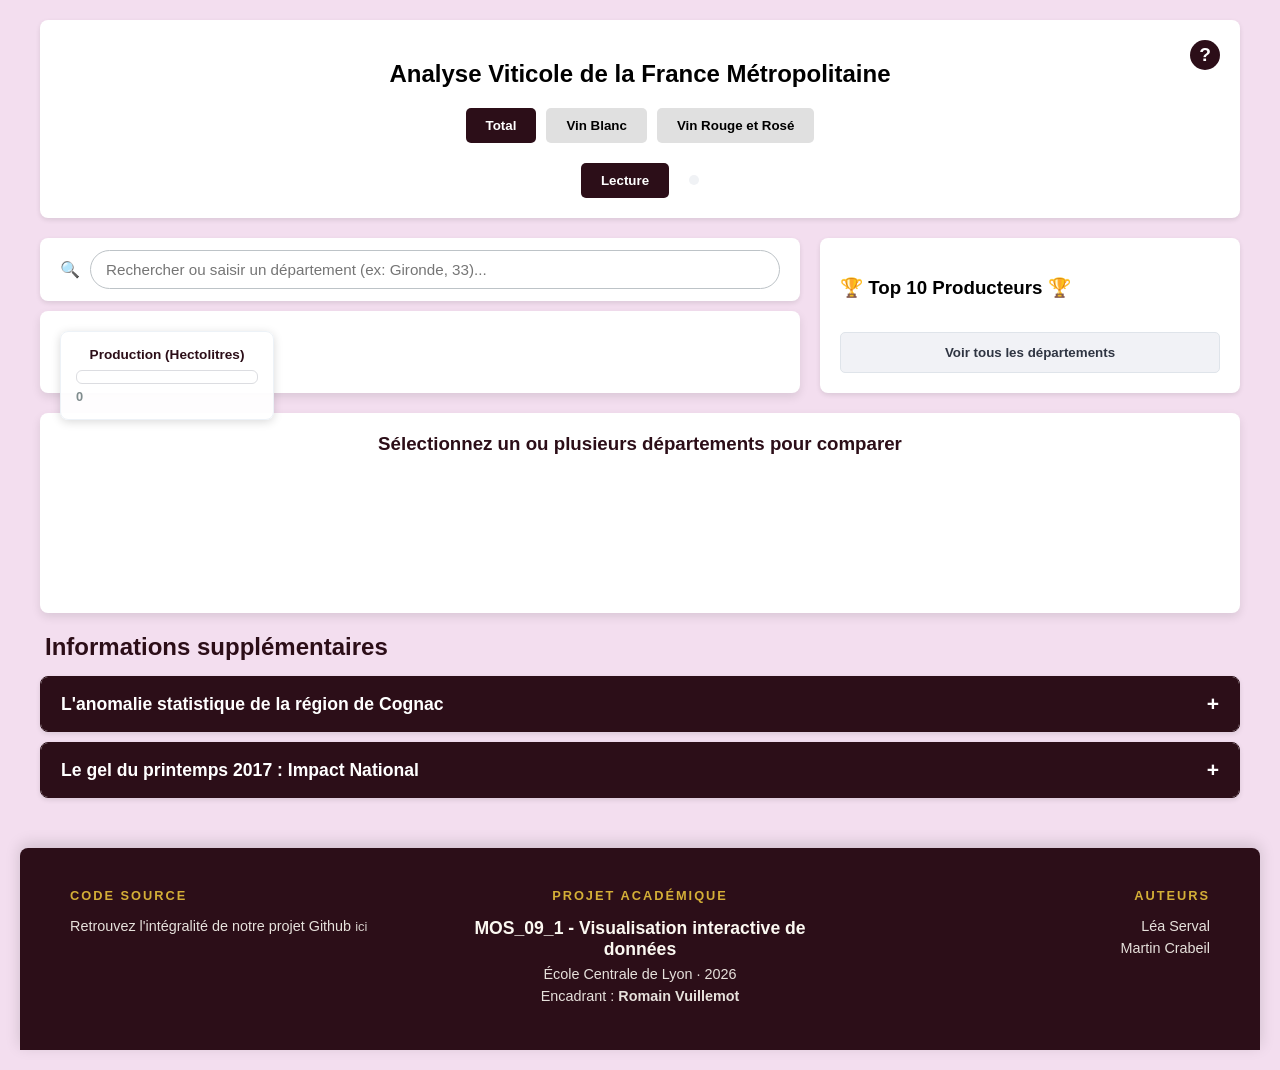
<file: index.html>
<!DOCTYPE html>
<html lang="fr">
<head>
    <meta charset="utf-8">
    <title>Analyse Viticole Interactive</title>
    <script src="https://d3js.org/d3.v7.min.js"></script>
    <style>
        body { font-family: 'Open Sans', sans-serif; background-color: #edcde7a8; display: flex; flex-direction: column; align-items: center; padding: 20px; margin: 0; }
        #dashboard { max-width: 1200px; width: 100%; }
        
        #controls { background: white; padding: 20px; border-radius: 8px; box-shadow: 0 2px 5px rgba(0,0,0,0.1); margin-bottom: 20px; text-align: center; position: relative; }
        
        .info-container { position: absolute; top: 20px; right: 20px; z-index: 1000; }
        .info-btn { width: 30px; height: 30px; background-color: #2c0e18; color: white; border-radius: 50%; display: flex; align-items: center; justify-content: center; font-weight: bold; font-size: 1.2em; cursor: pointer; border: none; transition: background-color 0.2s; outline: none; }
        .info-btn:hover { background-color: #2c0e18; }
        
        .info-content { visibility: hidden; opacity: 0; position: absolute; top: 45px; right: 0; width: 300px; background: rgba(255, 255, 255, 0.98); color: #2f3542; padding: 15px; border-radius: 8px; box-shadow: 0 4px 15px rgba(0,0,0,0.2); font-size: 0.9em; text-align: left; transition: all 0.3s ease; border: 1px solid #edf2f7; }
        .info-content.show { visibility: visible; opacity: 1; top: 40px; }

        .btn-group { margin-bottom: 20px; display: flex; justify-content: center; gap: 10px; }
        .type-btn, #play-btn { padding: 10px 20px; border: none; border-radius: 5px; cursor: pointer; font-weight: bold; transition: all 0.2s; }
        .type-btn { background-color: #e0e0e0; }
        .type-btn.active { background-color: #2c0e18; color: white; }
        
        #play-btn { background-color: #2c0e18; color: white; margin-right: 20px; }
        #play-btn.playing { background-color: #e67e22; }

        .timeline-wrapper { display: inline-flex; align-items: center; background: #f0f2f5; padding: 5px; border-radius: 30px; }
        .year-tick { padding: 8px 16px; border-radius: 20px; cursor: pointer; font-size: 0.9em; font-weight: bold; color: #7f8c8d; transition: all 0.3s; }
        .year-tick:hover { background: #dfe4ea; color: #2c0e18; }
        .year-tick.active { background: #2c0e18; color: white; box-shadow: 0 2px 5px rgba(231, 76, 60, 0.4); }

        .main-content { display: flex; gap: 20px; justify-content: center; margin-bottom: 20px; align-items: stretch; }
        #map-wrapper { flex: 2; display: flex; flex-direction: column; gap: 10px; } /* Nouveau conteneur pour carte + recherche */
        #map-container { background: white; border-radius: 8px; padding: 10px; position: relative; box-shadow: 0 4px 10px rgba(0,0,0,0.1); flex-grow: 1; }
        
        #map-legend { position: absolute; top: 20px; left: 20px; background: rgba(255, 255, 255, 0.95); padding: 15px; border-radius: 8px; box-shadow: 0 2px 10px rgba(0,0,0,0.15); pointer-events: none; z-index: 500; border: 1px solid #edf2f7; }
        .legend-title { font-size: 0.85em; font-weight: bold; color: #2c0e18; margin-bottom: 8px; text-align: center; }
        .legend-bar { height: 12px; width: 180px; border-radius: 6px; border: 1px solid #dcdde1; margin-bottom: 5px; }
        .legend-labels { display: flex; justify-content: space-between; font-size: 0.8em; color: #7f8c8d; font-weight: bold; }

        .search-container { display: flex; gap: 10px; align-items: center; background: white; padding: 12px 20px; border-radius: 8px; box-shadow: 0 2px 5px rgba(0,0,0,0.1); }
        #dep-search { flex-grow: 1; padding: 10px 15px; border: 1px solid #bdc3c7; border-radius: 20px; font-size: 0.95em; outline: none; transition: border-color 0.2s; }
        #dep-search:focus { border-color: #2c0e18; box-shadow: 0 0 5px rgba(52, 73, 94, 0.2); }
        #clear-selection-btn { display: none; padding: 10px 15px; background-color: #e5190a; color: white; border: none; border-radius: 20px; cursor: pointer; font-weight: bold; transition: background-color 0.2s; }
        #clear-selection-btn:hover { background-color: #2c0e18; }

        #top10-container { flex: 1; background: white; padding: 20px; border-radius: 8px; box-shadow: 0 2px 5px rgba(0,0,0,0.1); min-width: 320px; display: flex; flex-direction: column; }
        
        #top10-list { list-style: none; padding: 0; margin: 0; max-height: 480px; overflow-y: auto; padding-right: 5px; scrollbar-width: thin; flex-grow: 1; }
        #top10-list::-webkit-scrollbar { width: 6px; }
        #top10-list::-webkit-scrollbar-thumb { background-color: #bdc3c7; border-radius: 10px; }
        
        .dep-card { display: flex; align-items: center; padding: 10px 15px; margin-bottom: 10px; background: #fff; border: 1px solid #edf2f7; border-radius: 10px; transition: 0.3s cubic-bezier(0.4, 0, 0.2, 1); cursor: pointer; }
        .dep-card:hover { transform: scale(1.02); box-shadow: 0 4px 12px rgba(0,0,0,0.08); background: #f8f9fa; }
        .dep-card.selected-item { border-color: #2c0e18; background: #fdf3f2; box-shadow: 0 2px 8px rgba(231, 76, 60, 0.2); }

        .rank-badge { min-width: 28px; height: 28px; background: #2c0e18; color: white; border-radius: 50%; display: flex; align-items: center; justify-content: center; font-size: 0.9em; font-weight: bold; margin-right: 15px; padding: 0 5px; }
        .dep-info { flex-grow: 1; }
        .dep-name { display: block; font-weight: bold; font-size: 1em; color: #2d3436; }
        .dep-val { font-size: 0.9em; color: #2c0e18; font-weight: bold; }
        
        .trend-container { display: flex; align-items: center; gap: 5px; min-width: 45px; justify-content: flex-end; }
        .wine-icon { width: 22px; height: 22px; transition: all 0.5s ease; }
        .bottle-up { fill: #27ae60; }
        .bottle-steady { fill: #b2bec3; transform: rotate(90deg); }
        .bottle-down { fill: #e17055; transform: rotate(180deg); }
        
        .rank-diff { font-size: 0.8em; font-weight: bold; }
        .diff-up { color: #27ae60; }
        .diff-down { color: #e17055; }

        #toggle-list-btn { width: 100%; padding: 12px; margin-top: 15px; background-color: #f1f2f6; border: 1px solid #dfe4ea; border-radius: 5px; cursor: pointer; font-weight: bold; color: #2f3542; transition: all 0.2s; }
        #toggle-list-btn:hover { background-color: #dfe4ea; }

        #chart-container { background: white; padding: 20px; border-radius: 8px; box-shadow: 0 4px 10px rgba(0,0,0,0.1); width: 100%; box-sizing: border-box; min-height: 200px; position: relative; margin-bottom: 20px;}
        .charts-row { display: flex; flex-wrap: wrap; gap: 15px; justify-content: center; margin-top: 15px; }
        .chart-section-title { width: 100%; text-align: center; color: #2c0e18; margin: 20px 0 10px 0; font-size: 1.2em; border-bottom: 2px solid #edf2f7; padding-bottom: 10px; font-weight: bold;}
        
        path.dep { stroke: #fff; stroke-width: 0.5px; cursor: pointer; transition: fill 0.3s; } 
        path.selected { stroke: #2c0e18; stroke-width: 3px; }
        .tooltip { position: absolute; background: rgba(255, 255, 255, 0.98); border: 1px solid #333; padding: 12px; border-radius: 6px; pointer-events: none; opacity: 0; z-index: 10000; font-size: 13px; box-shadow: 0 4px 15px rgba(0,0,0,0.2); }
        
        .line { fill: none; stroke-width: 2.5; transition: 0.3s; }
        .legend-container { display: flex; justify-content: center; gap: 15px; margin-top: 10px; font-size: 0.9em; font-weight: bold; flex-wrap: wrap; }
        .legend-item { display: flex; align-items: center; gap: 5px; background: #f8f9fa; padding: 4px 10px; border-radius: 15px; border: 1px solid #edf2f7; }
        .legend-color { width: 12px; height: 12px; border-radius: 50%; }
        
        .pie path { stroke: #fff; stroke-width: 0.5px; opacity: 0.9; }

        #did-you-know-section { width: 100%; margin-top: 20px; }
        .dyk-header { color: #2c0e18; margin-bottom: 15px; padding-left: 5px; }
        
        /* Styles des accordéons */
        .accordion-item { background: white; border-radius: 8px; box-shadow: 0 2px 5px rgba(0,0,0,0.1); margin-bottom: 10px; overflow: hidden; border: 1px solid #2c0e18; }
        .accordion-header { padding: 15px 20px; background-color: #2c0e18; color: #ffffff; font-weight: bold; font-size: 1.1em; cursor: pointer; display: flex; justify-content: space-between; align-items: center; transition: background-color 0.2s; }
        .accordion-header:hover { background-color: #2c0e18; }
        .accordion-icon { transition: transform 0.3s ease; font-size: 1.2em; color: #ffffff; }
        .accordion-item.active .accordion-icon { transform: rotate(45deg); }
        .accordion-content { padding: 0 20px; max-height: 0; overflow: hidden; transition: max-height 0.4s ease-out, padding 0.4s ease-out; color: #2c0e18; line-height: 1.6; background-color: #fafbfc; }
        .accordion-item.active .accordion-content { padding: 20px; max-height: 1200px; }

        .highlight-dep { background-color: #e0e6ed; padding: 2px 6px; border-radius: 4px; font-weight: bold; color: #2c0e18; }
        .mini-charts-wrapper { display: flex; gap: 15px; margin-bottom: 15px; flex-wrap: wrap; justify-content: center;}
        
        /* Tailles de graphiques */
        .mini-chart-card { flex: 1; min-width: 250px; max-width: 400px; background: #fff; border-radius: 8px; padding: 15px; border: 1px solid #dcdde1; box-shadow: 0 2px 6px rgba(0,0,0,0.05); display: flex; flex-direction: column; align-items: center; }
        .mini-chart-card h4 { margin: 0 0 10px 0; text-align: center; color: #2c0e18; font-size: 1em; width: 100%; }
        .mini-chart-card svg { width: 100%; height: auto; max-height: 200px; }
        
        .large-chart-card { max-width: 100%; flex: 100%; padding: 20px; }
        .large-chart-card svg { max-height: 400px; } 

        #grouped-bar-chart.mini-chart-card { max-width: 100%; flex: 100%; padding: 20px; }
        #grouped-bar-chart svg { max-height: 350px; }

        #dashboard-footer {
            width: 100%;
            background-color: #2c0e18; 
            color: #fbf8f1; 
            padding: 40px 50px;
            display: flex;
            flex-wrap: wrap;
            gap: 20px;
            justify-content: space-between; 
            align-items: flex-start;
            box-sizing: border-box;
            margin-top: 40px;
            border-radius: 8px 8px 0 0;
            box-shadow: 0 -4px 15px rgba(0,0,0,0.15); 
        }

        .footer-column { flex: 1; min-width: 200px; }
        .footer-left { text-align: left; }
        .footer-center { text-align: center; }
        .footer-right { text-align: right; }

        .tagline {
            color: #d4af37; 
            font-weight: bold;
            letter-spacing: 2px; 
            font-size: 0.8em;
            margin-bottom: 15px;
            text-transform: uppercase;
        }

        .footer-column h4 { margin: 5px 0; font-size: 1.1em; font-weight: 600; }
        .footer-column p, .footer-column a { margin: 6px 0; font-size: 0.9em; opacity: 0.9; color: #fbf8f1; text-decoration: none; }
        .footer-column a:hover { text-decoration: underline; color: #d4af37; opacity: 1; }
    </style>
</head>
<body>
<div id="tooltip" class="tooltip"></div>
    <div id="dashboard">
        <div id="controls">
            <div class="info-container">
                <button class="info-btn" id="info-toggle-btn">?</button>
                <div class="info-content" id="info-popup">
                    <strong>📌 Guide & Informations</strong><br><br>
                    • <strong>Interactivité :</strong> Cliquez sur un ou <strong>plusieurs départements</strong> pour les analyser et les comparer.<br><br>
                    • <strong>Camemberts :</strong> Visibles en mode "Total", ils indiquent la proportion de vin blanc (jaune) et rouge/rosé (rouge) pour chaque département.<br><br>
                    <strong>📊 Source :</strong><br>
                    Données issues du site du gouvernement <em>https://www.data.gouv.fr/datasets/statistiques-viti-vinicoles-releves-annuels-des-stocks-et-des-recoltes-depuis-2009</em>. <br><br>
                    • <strong>Limites :</strong> <br>  - <strong>Périodicité</strong>: Choix d'une fenêtre décennale cohérente pour observer les cycles de production face aux aléas climatiques majeurs, sans biais historique ou de changement de base de données. <br> - <strong>Géographie du vin</strong> : La réalité viticole ne suit pas les frontières administratives. Face à la complexité des "bassins à cheval" et aux transferts de récoltes inter-départementaux, nous avons opté pour une modélisation par départements. Cette méthode évite les doubles comptages et les approximations d'affectation, garantissant la fiabilité des indicateurs de performance présentés.<br><br>
                </div>
            </div>
            
            <h2>Analyse Viticole de la France Métropolitaine</h2>
            <div class="btn-group">
                <button class="type-btn active" data-type="total">Total</button>
                <button class="type-btn" data-type="blanc">Vin Blanc</button>
                <button class="type-btn" data-type="rouge">Vin Rouge et Rosé</button>
            </div>
            <div style="display: flex; align-items: center; justify-content: center;">
                <button id="play-btn">Lecture</button>
                <div class="timeline-wrapper" id="timeline"></div>
            </div>
        </div>

        <div class="main-content">
            <div id="map-wrapper">
                <div class="search-container">
                    <span>🔍</span>
                    <input type="text" id="dep-search" list="dep-datalist" placeholder="Rechercher ou saisir un département (ex: Gironde, 33)...">
                    <datalist id="dep-datalist"></datalist>
                    <button id="clear-selection-btn">Tout désélectionner</button>
                </div>
                <div id="map-container">
                    <div id="map-legend">
                        <div class="legend-title">Production (Hectolitres)</div>
                        <div id="map-legend-bar" class="legend-bar"></div>
                        <div class="legend-labels">
                            <span>0</span>
                            <span id="map-legend-max"></span>
                        </div>
                    </div>
                </div>
            </div>

            <div id="top10-container">
                <h3 id="list-title">🏆 Top 10 Producteurs 🏆</h3>
                <ul id="top10-list"></ul>
                <button id="toggle-list-btn">Voir tous les départements</button>
            </div>
        </div>

        <div id="chart-container">
            <h3 id="chart-title" style="text-align: center; color: #2c0e18; margin-top:0;">Sélectionnez un ou plusieurs départements pour comparer</h3>
            
            <div id="chart-content" style="display: none;">
                <div class="legend-container" id="main-legend" style="margin-bottom: 20px;">
                    <div class="legend-item"><div class="legend-color" style="background:#6a51a3;"></div>Total</div>
                    <div class="legend-item"><div class="legend-color" style="background:#f5ee6e;"></div>Blanc</div>
                    <div class="legend-item"><div class="legend-color" style="background:#cb181d;"></div>Rouge/Rosé</div>
                </div>

                <div id="section-bar-chart">
                    <div class="chart-section-title">Volumes de l'année en cours</div>
                    <div class="charts-row">
                        <div id="grouped-bar-chart" class="mini-chart-card"></div>
                    </div>
                </div>

                <div id="section-indiv">
                    <div class="chart-section-title" id="title-indiv">Historique Individuel</div>
                    <div id="individual-charts" class="charts-row"></div>
                </div>

                <div id="section-comparison">
                    <div class="chart-section-title" style="margin-top: 30px;">Historiques Comparés (2009 - 2018)</div>
                    <div class="legend-container" id="comp-legend" style="margin-bottom: 10px;"></div>
                    <div id="comparison-charts" class="charts-row"></div>
                </div>
            </div>
        </div>

        <div id="did-you-know-section">
             <h2 class="dyk-header">Informations supplémentaires</h2>
             
             <div class="accordion-item">
                <div class="accordion-header">
                    L'anomalie statistique de la région de Cognac
                    <span class="accordion-icon">+</span>
                </div>
                <div class="accordion-content">
                    <div class="mini-charts-wrapper">
                        <div class="mini-chart-card">
                            <h4>Charente (16)</h4>
                            <div id="mini-chart-16"></div>
                        </div>
                        <div class="mini-chart-card">
                            <h4>Charente-Maritime (17)</h4>
                            <div id="mini-chart-17"></div>
                        </div>
                    </div>
                    <p>En observant les graphiques de la <span class="highlight-dep">Charente (16)</span> et de la <span class="highlight-dep">Charente-Maritime (17)</span>, on remarque une rupture soudaine en 2012.</p>
                    <p><strong>Explication :</strong> Cette variation brutale est due à un <strong>changement de réglementation (Décret n° 2011-685)</strong>. Les vins destinés à la distillation pour le Cognac ont été extraits des statistiques générales de "vin blanc" pour être comptabilisés à part.</p>
                </div>
            </div>
            
             <div class="accordion-item">
                <div class="accordion-header">
                    Le gel du printemps 2017 : Impact National
                    <span class="accordion-icon">+</span>
                </div>
                <div class="accordion-content">
                    <div class="mini-charts-wrapper">
                        <div class="mini-chart-card" style="max-width: 600px;">
                            <h4>Production Totale Française (Tous départements cumulés)</h4>
                            <div id="mini-chart-total-france"></div>
                        </div>
                    </div>
                    <p>L'année 2017 a connu la plus faible récolte nationale depuis 1945.</p>
                    <p><strong>La cause :</strong> Un épisode de <strong>gel noir sévère fin avril</strong> ayant touché la quasi-totalité des bassins viticoles français simultanément.</p>
                </div>
            </div>
        </div>
    </div>

    <footer id="dashboard-footer">
        <div class="footer-column footer-left">
            <div class="tagline">CODE SOURCE</div>
            <p> Retrouvez l'intégralité de notre projet Github 
                <a href="https://github.com/Lserval/projetVizu" target="_blank"> ici </a>
            </p>
        </div>

        <div class="footer-column footer-center">
            <div class="tagline">PROJET ACADÉMIQUE</div>
            <h4>MOS_09_1 - Visualisation interactive de données</h4>
            <p>École Centrale de Lyon · 2026</p>
            <p>Encadrant : <strong>Romain Vuillemot</strong></p>
        </div>

        <div class="footer-column footer-right">
            <div class="tagline">AUTEURS</div>
            <p>Léa Serval</p>
            <p>Martin Crabeil</p>
        </div>
    </footer>

    <script>
        const accordionHeaders = document.querySelectorAll('.accordion-header');
        accordionHeaders.forEach(header => {
            header.addEventListener('click', function() {
                this.parentElement.classList.toggle('active');
            });
        });

        const infoBtn = document.getElementById('info-toggle-btn');
        const infoPopup = document.getElementById('info-popup');
        infoBtn.addEventListener('click', (e) => { infoPopup.classList.toggle('show'); e.stopPropagation(); });
        document.addEventListener('click', () => infoPopup.classList.remove('show'));

        const width = 800, height = 600;
        let currentType = "total", currentYear = 2009;
        let animationTimer = null;
        let selectedDepCodes = [];
        let showAllDepartments = false;

        const bottleSvg = (className) => `
            <svg class="wine-icon ${className}" viewBox="0 0 24 24">
                <path d="M12,2L10,2V5L9,6V10L7,11V21C7,21.55 7.45,22 8,22H16C16.55,22 17,21.55 17,21V11L15,10V6L14,5V2H12M12,4H13V5H11V4H12M10,8H14V9.5L15,10.25V11H9V10.25L10,9.5V8M9,13H15V20H9V13Z" />
            </svg>`;

        const svg = d3.select("#map-container").append("svg").attr("viewBox", `0 0 ${width} ${height}`);
        const projection = d3.geoConicConformal().center([2.454071, 46.279229]).scale(3000).translate([width/2, height/2]);
        const pathGenerator = d3.geoPath().projection(projection);

        const mapGroup = svg.append("g").attr("id", "map-paths");
        const pieGroup = svg.append("g").attr("id", "map-pies").style("pointer-events", "none");

        const comparisonColorScale = d3.scaleOrdinal(d3.schemeCategory10);

        Promise.all([
            d3.json("https://raw.githubusercontent.com/gregoiredavid/france-geojson/master/departements-version-simplifiee.geojson"),
            d3.csv("production_vins_2009_2018.csv")
        ]).then(([france, csvData]) => {
            
            const depNames = {};
            france.features.forEach(d => depNames[d.properties.code] = d.properties.nom);

            const datalist = d3.select("#dep-datalist");
            const depOptions = Object.keys(depNames).map(code => ({ code: code, name: depNames[code] }));
            
            datalist.selectAll("option")
                .data(depOptions)
                .enter()
                .append("option")
                .attr("value", d => `${d.code} - ${d.name}`);

            d3.select("#dep-search").on("input", function() {
                const val = this.value;
                const match = depOptions.find(d => `${d.code} - ${d.name}` === val);
                
                if (match) {
                    if (!selectedDepCodes.includes(match.code)) {
                        selectDepartment(match.code);
                    }
                    this.value = ""; 
                    this.blur(); 
                }
            });

            d3.select("#clear-selection-btn").on("click", function() {
                selectedDepCodes = [];
                d3.selectAll(".dep").classed("selected", false);
                d3.select(this).style("display", "none"); 
                update();
                drawAllCharts();
            });

            const dataByYear = {}, historyByDep = {};
            let years = new Set();
            csvData.forEach(row => {
                const yr = parseInt(row.Year), code = row.Dept_Code;
                years.add(yr);
                if (!dataByYear[yr]) dataByYear[yr] = {};
                dataByYear[yr][code] = { blanc: +row.tot_blanc||0, rouge: +row.tot_rougerose||0, total: +row.tot_rougerose + +row.tot_blanc||0 };
                if (!historyByDep[code]) historyByDep[code] = [];
                historyByDep[code].push({ year: yr, blanc: +row.tot_blanc||0, rouge: +row.tot_rougerose||0, total: +row.tot_rougerose + +row.tot_blanc||0 });
            });

            const sortedYears = Array.from(years).sort();

            const timeline = d3.select("#timeline");
            timeline.selectAll(".year-tick")
                .data(sortedYears).enter().append("div")
                .attr("class", d => d === currentYear ? "year-tick active" : "year-tick")
                .text(d => d)
                .on("click", (event, d) => { currentYear = d; update(); stopAnimation(); });

            d3.select("#toggle-list-btn").on("click", function() {
                showAllDepartments = !showAllDepartments;
                d3.select(this).text(showAllDepartments ? "Voir seulement le Top 10" : "Voir tous les départements");
                d3.select("#list-title").text(showAllDepartments ? "🍷 Classement Complet 🍷" : "🏆 Top 10 Producteurs 🏆");
                update();
            });

          const colorScales = {
            total: d3.scaleSequentialLog()
        .domain([1, 10000000]) 
        .interpolator(d3.piecewise(d3.interpolateRgb, [
            "#ffffff", // 1 hl : Blanc
            "#d1d1f0", // 1k hl : Lilas très clair
            "#9e9ac8", // 10k hl : Violet moyen
            "#6a51a3", // 100k hl : Violet profond
            "#3f007d", // 1M hl : Indigo très sombre
            "#2c0e18", // 4M hl : Lie-de-vin (Bordeaux) presque noir
            "#000000"  // 10M hl : Noir absolu
        ])),
            blanc: d3.scaleSequentialLog()
        .domain([1, 6000000])
        .interpolator(d3.piecewise(d3.interpolateRgb, [
            "#ffffff", // 1 hl : Blanc pur (absence)
            "#f7fcb9", // 1k hl : Jaune paille très clair
            "#addd8e", // 10k hl : Vert tendre
            "#41ab5d", // 100k hl : Vert moyen
            "#238b45", // 500k hl : Vert soutenu
            "#00441b", // 1M hl : Vert forêt profond
            "#00220d", // 3M hl : Vert-Noir (très sombre)
            "#000000"  // 6M hl : Noir absolu
        ])),
    
            rouge: d3.scaleSequentialLog()
                .domain([1, 6000000])
                .interpolator(d3.piecewise(d3.interpolateRgb, [
                    "#ffffff", 
                    "#fcbba1", 
                    "#ef3b2c", 
                    "#cb181d", // 500k hl
                    "#67000d", // 1M hl
                    "#3b0007", // 3M hl : Rouge-Noir
                    "#000000"  // 6M hl : Noir
                ]))
        };

            const mapPaths = mapGroup.selectAll("path")
                .data(france.features).join("path").attr("class", "dep").attr("d", pathGenerator)
                .on("mousemove", (event, d) => {
                    const info = dataByYear[currentYear]?.[d.properties.code] || {blanc:0, rouge:0, total:0};
                    const val = info[currentType];
                    const scale = colorScales[currentType];
                    const depColor = val >= 1 ? scale(val) : "#eee";

                    d3.select("#tooltip")
                        .style("opacity", 1)
                        .style("border-right", `10px solid ${depColor}`)
                        .html(`<strong>${d.properties.nom}</strong><br>Production: ${Math.round(info[currentType]).toLocaleString()} hl`)
                        .style("left", (event.pageX + 15) + "px")
                        .style("top", (event.pageY - 15) + "px");
                })
                .on("mouseout", () => d3.select("#tooltip").style("opacity", 0))
                .on("click", (e, d) => selectDepartment(d.properties.code));

            function update() {
                d3.selectAll(".year-tick").classed("active", d => d === currentYear);
                const scale = colorScales[currentType];
                const maxDomain = scale.domain()[1];
                
                let stops = [];
                for (let i = 0; i <= 10; i++) stops.push(scale.interpolator()(i / 10));
                d3.select("#map-legend-bar").style("background", `linear-gradient(to right, ${stops.join(", ")})`);
                d3.select("#map-legend-max").text(maxDomain >= 1000000 ? (maxDomain/1000000)+"M" : maxDomain);

                mapPaths.attr("fill", d => {
                    const val = dataByYear[currentYear]?.[d.properties.code]?.[currentType] || 0;
                    return val >= 1 ? scale(val) : "#eee";
                });
                
                if (currentType === "total") {
                    const pieGen = d3.pie().value(d => d.val).sort(null);
                    const arcGen = d3.arc().innerRadius(0).outerRadius(8);
                    const validFeatures = france.features.filter(d => dataByYear[currentYear]?.[d.properties.code]?.total > 0);
                    const pies = pieGroup.selectAll("g.pie").data(validFeatures, d => d.properties.code);
                    const piesEnter = pies.enter().append("g").attr("class", "pie").attr("transform", d => `translate(${pathGenerator.centroid(d)})`);
                    const allPies = piesEnter.merge(pies);
                    const paths = allPies.selectAll("path").data(d => {
                        const info = dataByYear[currentYear][d.properties.code];
                        return pieGen([{val: info.blanc, color: '#f5ee6e'}, {val: info.rouge, color: '#cb181d'}]);
                    });
                    paths.join("path").attr("d", arcGen).attr("fill", d => d.data.color);
                    pies.exit().remove();
                } else pieGroup.selectAll("g.pie").remove();

                let prevRankings = {};
                const minYear = Math.min(...sortedYears);
                if (currentYear > minYear) {
                    const prevYear = currentYear - 1;
                    Object.keys(dataByYear[prevYear] || {})
                        .map(c => ({code: c, val: dataByYear[prevYear][c][currentType]}))
                        .filter(d => d.val > 0)
                        .sort((a, b) => b.val - a.val)
                        .forEach((d, i) => { prevRankings[d.code] = i + 1; });
                }

                const topData = Object.keys(dataByYear[currentYear]||{})
                    .map(c => ({code: c, nom: depNames[c], val: dataByYear[currentYear][c][currentType]}))
                    .filter(d => d.val > 0)
                    .sort((a,b) => b.val - a.val)
                    .map((d, i) => ({...d, currentRank: i + 1}));

                const listData = showAllDepartments ? topData : topData.slice(0, 10);
                const list = d3.select("#top10-list").selectAll("li").data(listData, d => d.code);
                
                list.join("li")
                    .attr("class", d => `dep-card ${selectedDepCodes.includes(d.code) ? 'selected-item' : ''}`)
                    .html(d => {
                        let trendHtml = '';
                        if (currentYear > minYear) {
                            const prevRank = prevRankings[d.code];
                            if (prevRank) {
                                const rankDiff = prevRank - d.currentRank; 
                                if (rankDiff > 0) trendHtml = `<div class="trend-container"><span class="rank-diff diff-up">+${rankDiff}</span>${bottleSvg('bottle-up')}</div>`;
                                else if (rankDiff < 0) trendHtml = `<div class="trend-container"><span class="rank-diff diff-down">${rankDiff}</span>${bottleSvg('bottle-down')}</div>`;
                                else trendHtml = `<div class="trend-container">${bottleSvg('bottle-steady')}</div>`;
                            } else {
                                trendHtml = `<div class="trend-container"><span class="rank-diff diff-up">Entrée</span>${bottleSvg('bottle-up')}</div>`;
                            }
                        }
                        return `
                            <div class="rank-badge">${d.currentRank}</div>
                            <div class="dep-info">
                                <span class="dep-name">${d.nom}</span>
                                <span class="dep-val">${Math.round(d.val).toLocaleString()} hl</span>
                            </div>
                            ${trendHtml}
                        `;
                    })
                    .on("click", (e, d) => selectDepartment(d.code));

                if (selectedDepCodes.length > 1) {
                    drawGroupedBarChart();
                }
            }

            function selectDepartment(code) {
                const index = selectedDepCodes.indexOf(code);
                if (index > -1) {
                    selectedDepCodes.splice(index, 1);
                } else {
                    selectedDepCodes.push(code);
                }
                
                d3.selectAll(".dep").classed("selected", d => selectedDepCodes.includes(d.properties.code));
                
                // Afficher ou cacher le bouton de reset
                d3.select("#clear-selection-btn").style("display", selectedDepCodes.length > 0 ? "block" : "none");
                
                update(); 
                drawAllCharts(); 
            }

            function drawAllCharts() {
                const containerIndiv = d3.select("#individual-charts");
                const containerComp = d3.select("#comparison-charts");
                
                containerIndiv.html("");
                containerComp.html("");

                if (selectedDepCodes.length === 0) {
                    d3.select("#chart-content").style("display", "none");
                    d3.select("#chart-title").style("display", "block");
                    return;
                }

                d3.select("#chart-content").style("display", "block");
                d3.select("#chart-title").style("display", "none");

                if (selectedDepCodes.length === 1) {
                    d3.select("#section-bar-chart").style("display", "none"); 
                    d3.select("#section-comparison").style("display", "none"); 
                    
                    const code = selectedDepCodes[0];
                    d3.select("#title-indiv").text(`Historique de la production : ${depNames[code]}`);
                    
                    const id = `chart-indiv-${code}`;
                    containerIndiv.append("div")
                        .attr("class", "mini-chart-card large-chart-card") 
                        .attr("id", id);
                        
                    drawIndivChart(code, `#${id}`, true); 
                } 
                else {
                    d3.select("#section-bar-chart").style("display", "block"); 
                    d3.select("#section-comparison").style("display", "block"); 
                    
                    d3.select("#title-indiv").text("Historiques Individuels (2009 - 2018)");
                    
                    drawGroupedBarChart();

                    selectedDepCodes.forEach(code => {
                        const id = `chart-indiv-${code}`;
                        containerIndiv.append("div")
                            .attr("class", "mini-chart-card")
                            .attr("id", id)
                            .html(`<h4>${depNames[code]}</h4>`);
                        drawIndivChart(code, `#${id}`, false); 
                    });

                    comparisonColorScale.domain(selectedDepCodes);
                    const legendHtml = selectedDepCodes.map(c => 
                        `<div class="legend-item"><div class="legend-color" style="background:${comparisonColorScale(c)};"></div>${depNames[c]}</div>`
                    ).join("");
                    d3.select("#comp-legend").html(legendHtml);

                    const compTypes = [
                        {key: "total", title: "Comparaison de la production total"},
                        {key: "blanc", title: "Comparaison de la production de blanc"},
                        {key: "rouge", title: "Comparaison de la production de rouge/rosé"}
                    ];

                    compTypes.forEach(type => {
                         const id = `chart-comp-${type.key}`;
                         containerComp.append("div")
                           .attr("class", "mini-chart-card")
                           .attr("id", id)
                           .html(`<h4>${type.title}</h4>`);
                         drawCompChart(selectedDepCodes, type.key, `#${id}`);
                    });
                }
            }

            function drawGroupedBarChart() {
                const container = d3.select("#grouped-bar-chart");
                container.html(""); 
                
                if (selectedDepCodes.length === 0) return;

                const subgroups = ["blanc", "rouge"];
                const barData = selectedDepCodes.map(code => {
                const d = dataByYear[currentYear]?.[code] || { blanc: 0, rouge: 0 };
                    return { 
                        nom: depNames[code], 
                        blanc: d.blanc, 
                        rouge: d.rouge,
                        total: d.blanc + d.rouge
                    };
                });

                const stackedData = d3.stack()
                    .keys(subgroups)
                    (barData);

                const margin = {top: 20, right: 20, bottom: 40, left: 60};
                const w = 800 - margin.left - margin.right;
                const h = 300 - margin.top - margin.bottom;

                const svgBar = container.append("svg")
                    .attr("viewBox", `0 0 800 300`)
                    .style("width", "100%")
                    .append("g")
                    .attr("transform", `translate(${margin.left},${margin.top})`);
                
                const x = d3.scaleBand()
                    .domain(barData.map(d => d.nom))
                    .range([0, w])
                    .padding(0.2);

                const xSubgroup = d3.scaleBand()
                    .domain(subgroups)
                    .range([0, x.bandwidth()])
                    .padding(0.3);

                const y = d3.scaleLinear()
                    .domain([0, d3.max(barData, d => d.total) * 1.05 || 1000])
                    .nice()
                    .range([h, 0]);

                const color = d3.scaleOrdinal()
                    .domain(subgroups)
                    .range(["#f5ee6e", "#cb181d"]);

                svgBar.append("g")
                    .attr("transform", `translate(0,${h})`)
                    .call(d3.axisBottom(x))
                    .selectAll("text")
                    .style("font-size", "14px")
                    .style("font-weight", "bold")
                    .style("fill", "#2c0e18");

                svgBar.append("g")
                    .call(d3.axisLeft(y).tickFormat(d3.format("~s")))
                    .selectAll("text")
                    .style("font-size", "12px");
                
                svgBar.append("text")
                    .attr("text-anchor", "middle")
                    .attr("transform", "rotate(-90)")
                    .attr("y", -60)          
                    .attr("x", -h / 2)       
                    .attr("font-size", "14px")
                    .attr("font-weight", "bold")
                    .attr("fill", "#2c0e18")
                    .text("Production (hl)");

                svgBar.append("g")
                    .selectAll("g")
                    .data(stackedData)
                    .join("g")
                    .attr("fill", d => color(d.key))
                    .selectAll("rect")
                    .data(d => d)
                    .join("rect")
                    .attr("x", d => x(d.data.nom))
                    .attr("y", d => y(d[1])) 
                    .attr("height", d => y(d[0]) - y(d[1])) 
                    .attr("width", x.bandwidth())
                    .attr("rx", 2) 
                    .append("title") 
                    .text(d => {
                        const val = d[1] - d[0];
                        return `${Math.round(val).toLocaleString()} hl`;
        });
                const bars = svgBar.append("g")
                .selectAll("g")
                .data(stackedData)
                .join("g")
                .attr("fill", d => color(d.key))
                .selectAll("rect")
                .data(d => d.map(item => {
                    item.key = d.key; 
                    return item;
                }))
                .join("rect")
                .attr("x", d => x(d.data.nom))
                .attr("y", d => y(d[1])) 
                .attr("height", d => y(d[0]) - y(d[1])) 
                .attr("width", x.bandwidth())
                .attr("rx", 2)
                .on("mouseover", function(event, d) {
                    const total = d.data.total;
                    const val = d[1] - d[0];
                    const percent = ((val / total) * 100).toFixed(1);
                    const isBlanc = d.key === "blanc";
                    const colorCircle = isBlanc ? "#f5ee6e" : "#cb181d";
                    const label = isBlanc ? "Blanc" : "Rouge/Rosé";

                    d3.select("#tooltip")
                        .style("opacity", 1)
                        .html(`
                            <div style="font-weight:bold; margin-bottom:5px;">${d.data.nom}</div>
                            <div style="display:flex; align-items:center; gap:8px;">
                                <div style="width:10px; height:10px; border-radius:50%; background:${colorCircle};"></div>
                                <span>${label} : <strong>${percent}%</strong></span>
                            </div>
                            <div style="font-size:0.85em; margin-top:3px; color:#666; padding-left:18px;">
                                ${Math.round(val).toLocaleString()} hl
                            </div>
                        `);
                    
                    d3.select(this).style("opacity", 0.8); 
                })
                .on("mousemove", function(event) {
                d3.select("#tooltip")
                    .style("left", (event.pageX + 15) + "px")
                    .style("top", (event.pageY - 15) + "px");
            })
                .on("mouseout", function() {
                    d3.select("#tooltip").style("opacity", 0);
                    d3.select(this).style("opacity", 1);
                });
    }
            function drawIndivChart(code, containerSelector, isLarge = false) {
                const data = historyByDep[code]?.sort((a,b)=>a.year-b.year);
                if (!data) return;
                
                const baseW = isLarge ? 800 : 350;
                const baseH = isLarge ? 350 : 180;
                const margin = isLarge 
                    ? {top: 20, right: 30, bottom: 60, left: 70} 
                    : {top: 10, right: 25, bottom: 45, left: 60};
                
                const w = baseW - margin.left - margin.right;
                const h = baseH - margin.top - margin.bottom;
                
                const svgC = d3.select(containerSelector).append("svg")
                    .attr("viewBox", `0 0 ${baseW} ${baseH}`)
                    .append("g")
                    .attr("transform", `translate(${margin.left},${margin.top})`);
                    
                const x = d3.scaleLinear().domain([2009, 2018]).range([0, w]);
                const y = d3.scaleLinear().domain([0, d3.max(data, d=>d.total)*1.1]).range([h, 0]);
                
                svgC.append("g")
                    .attr("transform", `translate(0,${h})`)
                    .call(d3.axisBottom(x).ticks(isLarge ? 10 : 5).tickFormat(d3.format("d")));

                svgC.append("text")
                    .attr("text-anchor", "middle")
                    .attr("x", w/2)
                    .attr("y", h + (isLarge ? 40 : 30))
                    .attr("font-size", isLarge ? "14px" : "10px")
                    .attr("fill", "#2c0e18")
                    .text("Années");
                    
                svgC.append("g")
                    .call(d3.axisLeft(y).ticks(isLarge ? 6 : 4).tickFormat(d3.format("~s")));
                
                svgC.append("text")
                    .attr("text-anchor", "middle")
                    .attr("transform", "rotate(-90)")
                    .attr("y", -(isLarge ? 55 : 45))
                    .attr("x", -h/2)
                    .attr("font-size", isLarge ? "14px" : "10px")
                    .attr("fill", "#2c0e18")
                    .text("Production (hl)");
                    
                [{k:"total", c:"#6a51a3"}, {k:"blanc", c:"#f5ee6e"}, {k:"rouge", c:"#cb181d"}].forEach(t => {
                    svgC.append("path").datum(data).attr("class", "line")
                        .attr("stroke", t.c)
                        .attr("stroke-width", isLarge ? 3 : 2) 
                        .attr("d", d3.line().x(d=>x(d.year)).y(d=>y(d[t.k])));
                });
            }

            function drawCompChart(codes, metric, containerSelector) {
                const baseW = 350;
                const baseH = 180; 
                const margin = {top: 10, right: 25, bottom: 60, left: 65};
                const w = baseW - margin.left - margin.right;
                const h = baseH - margin.top - margin.bottom;
                const svgC = d3.select(containerSelector).append("svg").attr("viewBox", `0 0 350 160`).append("g").attr("transform", `translate(${margin.left},${margin.top})`);
                const x = d3.scaleLinear().domain([2009, 2018]).range([0, w]);
                
                let maxVal = 0;
                codes.forEach(c => {
                    if(historyByDep[c]) {
                        const m = d3.max(historyByDep[c], d => d[metric]);
                        if (m > maxVal) maxVal = m;
                    }
                });
                
                const y = d3.scaleLinear().domain([0, maxVal*1.1]).range([h, 0]);
                svgC.append("g")
                    .attr("transform", `translate(0,${h})`)
                    .call(d3.axisBottom(x).ticks(5).tickFormat(d3.format("d")));
                
                svgC.append("text")
                    .attr("text-anchor", "middle")
                    .attr("x", w / 2)
                    .attr("y", h + 35)
                    .attr("font-size", "11px")
                    .attr("fill", "#2c0e18")
                    .text("Années");

                svgC.append("g").call(d3.axisLeft(y).ticks(4).tickFormat(d3.format("~s")));

                svgC.append("text")
                    .attr("text-anchor", "middle")
                    .attr("transform", "rotate(-90)")
                    .attr("y", -50)
                    .attr("x", -h / 2)
                    .attr("font-size", "11px")
                    .attr("fill", "#2c0e18")
                    .text("Production (hl)");
                
                
                codes.forEach(c => {
                    const data = historyByDep[c]?.sort((a,b)=>a.year-b.year);
                    if(data) {
                        svgC.append("path").datum(data).attr("class", "line")
                            .attr("stroke", comparisonColorScale(c))
                            .attr("d", d3.line().x(d=>x(d.year)).y(d=>y(d[metric])));
                    }
                });
            }

            function drawMiniChart(code, containerId) {
                drawIndivChart(code, containerId, false); 
            }

            function stopAnimation() { clearInterval(animationTimer); animationTimer = null; d3.select("#play-btn").text("Lecture"); }

            d3.select("#play-btn").on("click", function() {
                if (animationTimer) stopAnimation();
                else {
                    animationTimer = setInterval(() => {
                        currentYear = currentYear >= 2018 ? 2009 : currentYear + 1;
                        update();
                    }, 1000);
                    d3.select(this).text("Pause");
                }
            });

            d3.selectAll(".type-btn").on("click", function() {
                d3.selectAll(".type-btn").classed("active", false); d3.select(this).classed("active", true);
                currentType = d3.select(this).attr("data-type"); update();
            });

            update();

            drawMiniChart("16", "#mini-chart-16"); 
            drawMiniChart("17", "#mini-chart-17");

            const natData = sortedYears.map(yr => {
                let t=0, b=0, r=0;
                Object.values(dataByYear[yr]).forEach(d=>{t+=d.total; b+=d.blanc; r+=d.rouge;});
                return {year:yr, total:t, blanc:b, rouge:r};
            });
            const svgNat = d3.select("#mini-chart-total-france").append("svg").attr("viewBox", `0 0 500 200`).append("g").attr("transform", `translate(50,10)`);
            const xN = d3.scaleLinear().domain([2009, 2018]).range([0, 440]);
            const yN = d3.scaleLinear().domain([0, d3.max(natData, d=>d.total)*1.1]).range([170, 0]);
            svgNat.append("g").attr("transform", `translate(0,170)`).call(d3.axisBottom(xN).tickFormat(d3.format("d")));
            svgNat.append("g").call(d3.axisLeft(yN).tickFormat(d3.format("~s")));
            [{k:"total", c:"#6a51a3"}, {k:"blanc", c:"#238b45"}, {k:"rouge", c:"#cb181d"}].forEach(t => {
                svgNat.append("path").datum(natData).attr("fill", "none").attr("stroke", t.c).attr("stroke-width", 3).attr("d", d3.line().x(d=>xN(d.year)).y(d=>yN(d[t.k])));
            });
        });
    </script>
</body>
</html>
</file>
